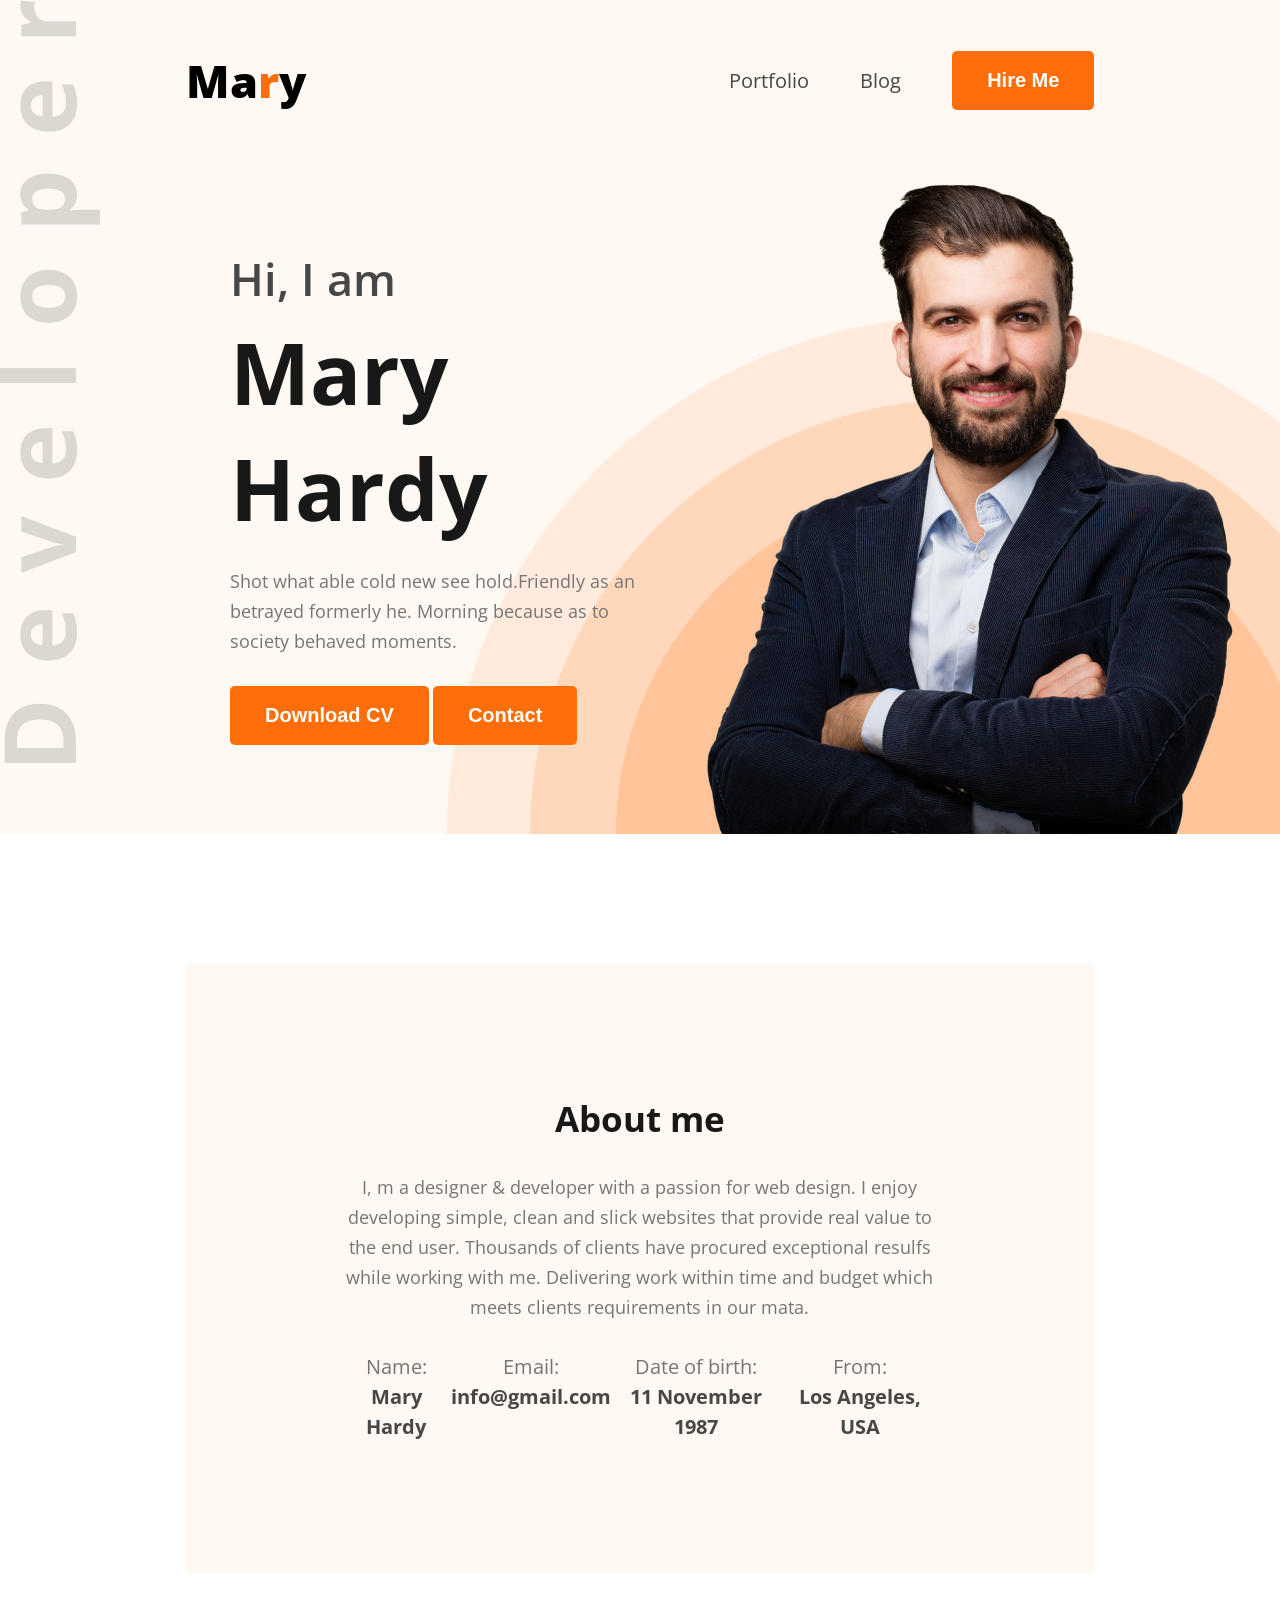
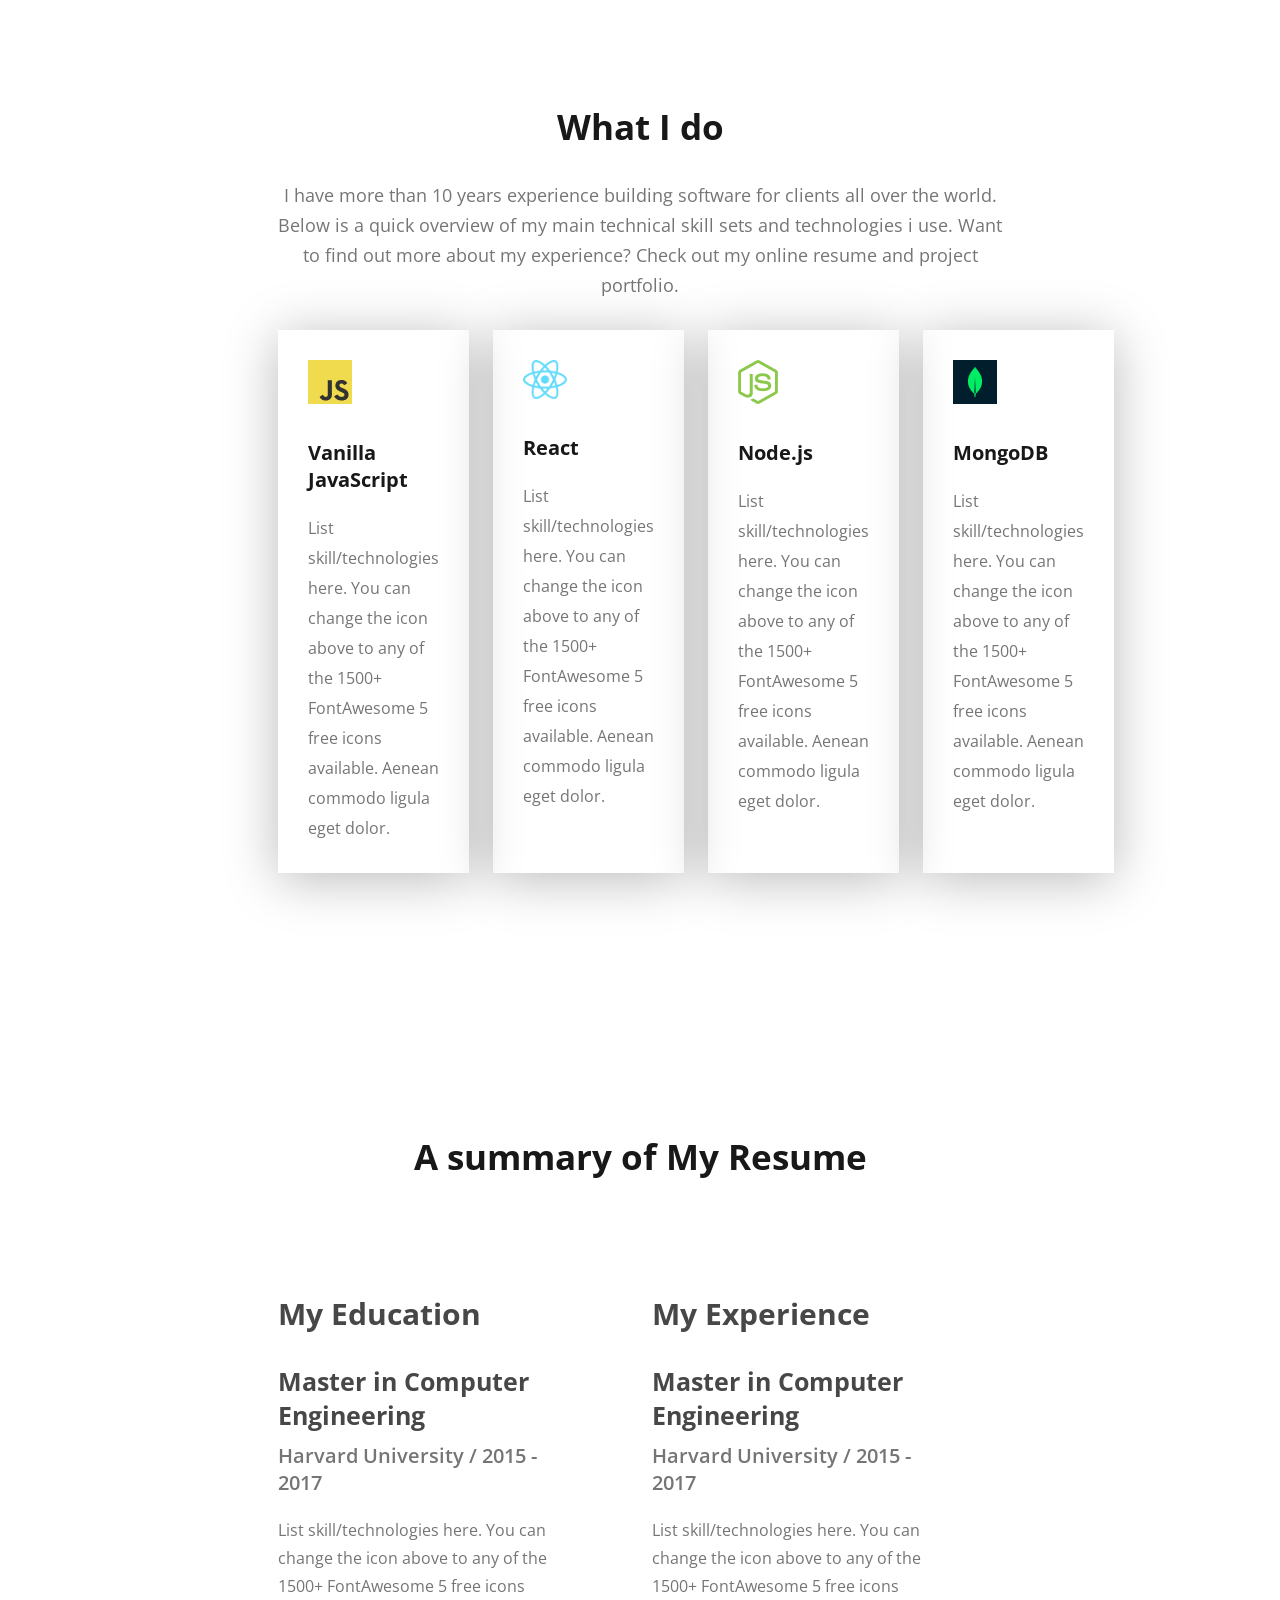
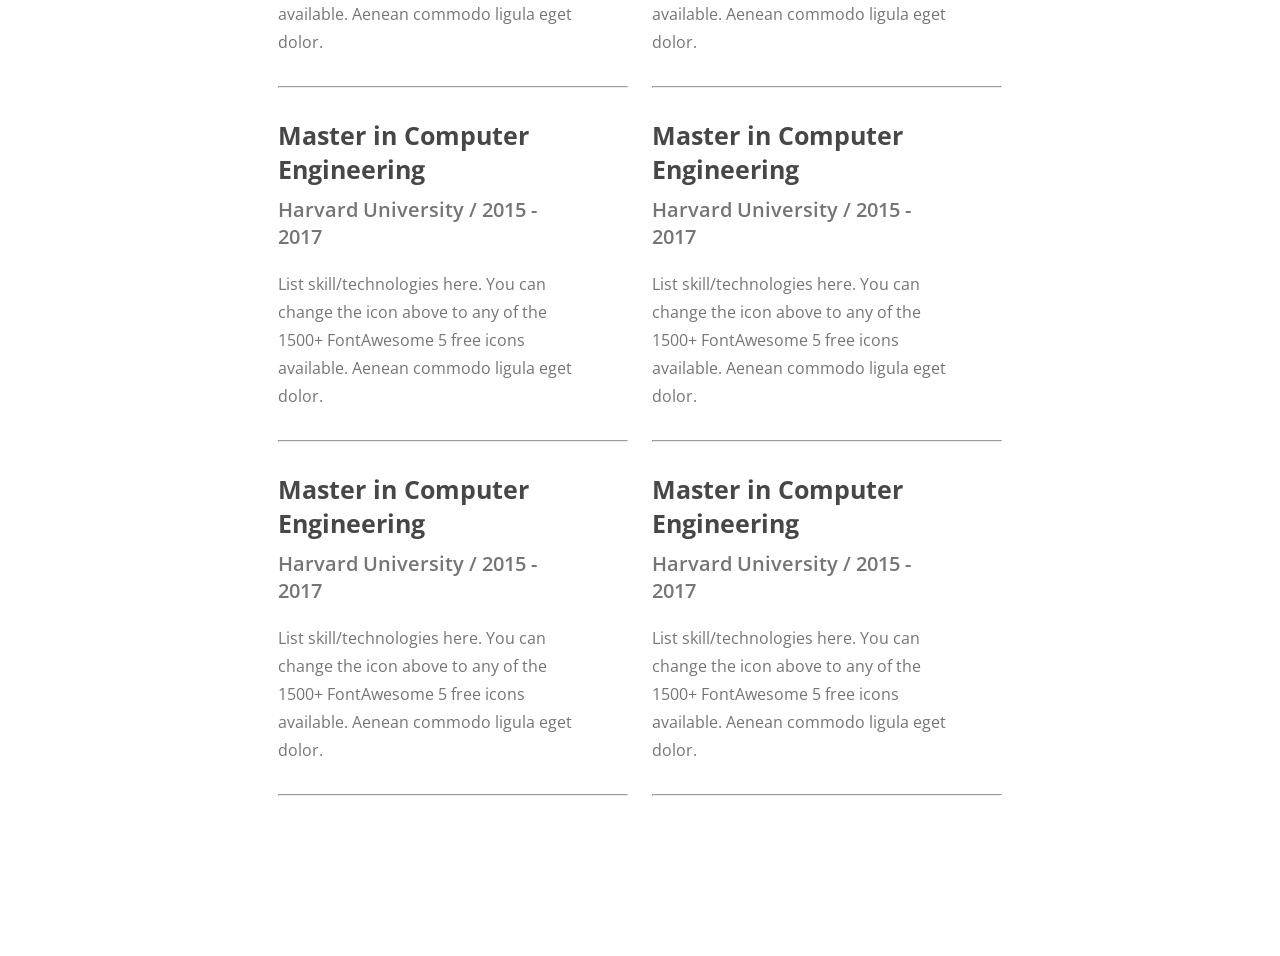
<file: Module 4/Portfolio Code/index.html>
<!doctype html>
<html lang="en">

<head>
  <meta charset="UTF-8" />
  <meta name="viewport" content="width=device-width, initial-scale=1.0" />
  <title>Asir Mahmud Portfolio</title>
  <link rel="preconnect" href="https://fonts.googleapis.com" />
  <link rel="preconnect" href="https://fonts.gstatic.com" crossorigin />
  <link href="https://fonts.googleapis.com/css2?family=Open+Sans:ital,wght@0,300..800;1,300..800&display=swap"
    rel="stylesheet" />
  <link rel="stylesheet" href="style.css" />
</head>

<body class="font-open-sans">
  <header>
    <nav>
      <div class="logo">
        <h2>Ma<span class="clr">r</span>y</h2>
      </div>

      <ul class="menu">
        <li><a href="">Portfolio</a></li>
        <li><a href="">Blog</a></li>
        <li><button class="btn">Hire Me</button></li>
      </ul>
    </nav>

    <section id="banner">
      <div class="banner-content">
        <h2>Hi, I am</h2>
        <h1>Mary Hardy</h1>
        <p>
          Shot what able cold new see hold.Friendly as an betrayed formerly
          he. Morning because as to society behaved moments.
        </p>

        <div class="">
          <button class="btn">Download CV</button>
          <button class="btn">Contact</button>
        </div>
      </div>
      <div class="banner-image">
        <img src="images/hardy.png" alt="" />
      </div>
    </section>
  </header>

  <section id="about">
    <div class="about-container">
      <div class="section-heading">
        <h2>About me</h2>
        <p>
          I, m a designer & developer with a passion for web design. I enjoy
          developing simple, clean and slick websites that provide real value
          to the end user. Thousands of clients have procured exceptional
          resulfs while working with me. Delivering work within time and
          budget which meets clients requirements in our mata.
        </p>
      </div>
      <div class="about-info">
        <div class="info-card">
          <p>Name:</p>
          <h4>Mary Hardy</h4>
        </div>
        <div class="info-card">
          <p>Email:</p>
          <h4>info@gmail.com</h4>
        </div>
        <div class="info-card">
          <p>Date of birth:</p>
          <h4>11 November 1987</h4>
        </div>
        <div class="info-card">
          <p>From:</p>
          <h4>Los Angeles, USA</h4>
        </div>
      </div>
    </div>
  </section>

  <section id="skills">
    <div class="skill-container">
      <div class="section-heading">
        <h2>What I do</h2>
        <p>I have more than 10 years experience building software for clients all over the world. Below is a quick
          overview of my main technical skill sets and technologies i use. Want to find out more about my experience?
          Check out my online resume and project portfolio.</p>
      </div>
      <div class="skill-box">
        <div class="skill-card">
          <img src="images/icons/js.png" alt="">
          <h4>Vanilla JavaScript</h4>
          <p>List skill/technologies here. You can change the icon above to any of the 1500+ FontAwesome 5 free icons
            available. Aenean commodo ligula eget dolor.</p>
        </div>
        <div class="skill-card">
          <img src="images/icons/react.png" alt="">
          <h4>React</h4>
          <p>List skill/technologies here. You can change the icon above to any of the 1500+ FontAwesome 5 free icons
            available. Aenean commodo ligula eget dolor.</p>
        </div>
        <div class="skill-card">
          <img src="images/icons/nodejs.png" alt="">
          <h4>Node.js</h4>
          <p>List skill/technologies here. You can change the icon above to any of the 1500+ FontAwesome 5 free icons
            available. Aenean commodo ligula eget dolor.</p>
        </div>
        <div class="skill-card">
          <img src="images/icons/mongo.png" alt=""><br>
          <h4>MongoDB</h4>
          <p>List skill/technologies here. You can change the icon above to any of the 1500+ FontAwesome 5 free icons
            available. Aenean commodo ligula eget dolor.</p>
        </div>
      </div>
    </div>
  </section>

  <section id="resume">
    <div class="section-heading">
      <h2>A summary of My Resume</h2>
    </div>

    <div class="resume-container">
      <div class="education">
        <h2 class="section-title">My Education</h2>

        <div class="resume-card">
          <h3 class="card-title">Master in Computer Engineering</h3>
          <p class="card-info">Harvard University / 2015 - 2017</p>
          <p class="card-text">List skill/technologies here. You can change the icon above
            to any of the 1500+ FontAwesome 5 free icons available. Aenean commodo ligula eget dolor.</p>
        </div>
        <hr>
        <div class="resume-card">
          <h3 class="card-title">Master in Computer Engineering</h3>
          <p class="card-info">Harvard University / 2015 - 2017</p>
          <p class="card-text">List skill/technologies here. You can change the icon above
            to any of the 1500+ FontAwesome 5 free icons available. Aenean commodo ligula eget dolor.</p>
        </div>
        <hr>
        <div class="resume-card">
          <h3 class="card-title">Master in Computer Engineering</h3>
          <p class="card-info">Harvard University / 2015 - 2017</p>
          <p class="card-text">List skill/technologies here. You can change the icon above
            to any of the 1500+ FontAwesome 5 free icons available. Aenean commodo ligula eget dolor.</p>
        </div>
        <hr>

      </div>

      <div class="experience">
        <h2 class="section-title">My Experience</h2>

        <div class="resume-card">
          <h3 class="card-title">Master in Computer Engineering</h3>
          <p class="card-info">Harvard University / 2015 - 2017</p>
          <p class="card-text">List skill/technologies here. You can change the icon above
            to any of the 1500+ FontAwesome 5 free icons available. Aenean commodo ligula eget dolor.</p>
        </div>
        <hr>
        <div class="resume-card">
          <h3 class="card-title">Master in Computer Engineering</h3>
          <p class="card-info">Harvard University / 2015 - 2017</p>
          <p class="card-text">List skill/technologies here. You can change the icon above
            to any of the 1500+ FontAwesome 5 free icons available. Aenean commodo ligula eget dolor.</p>
        </div>
        <hr>
        <div class="resume-card">
          <h3 class="card-title">Master in Computer Engineering</h3>
          <p class="card-info">Harvard University / 2015 - 2017</p>
          <p class="card-text">List skill/technologies here. You can change the icon above
            to any of the 1500+ FontAwesome 5 free icons available. Aenean commodo ligula eget dolor.</p>
        </div>
        <hr>

      </div>
    </div>
  </section>
</body>

</html>
</file>
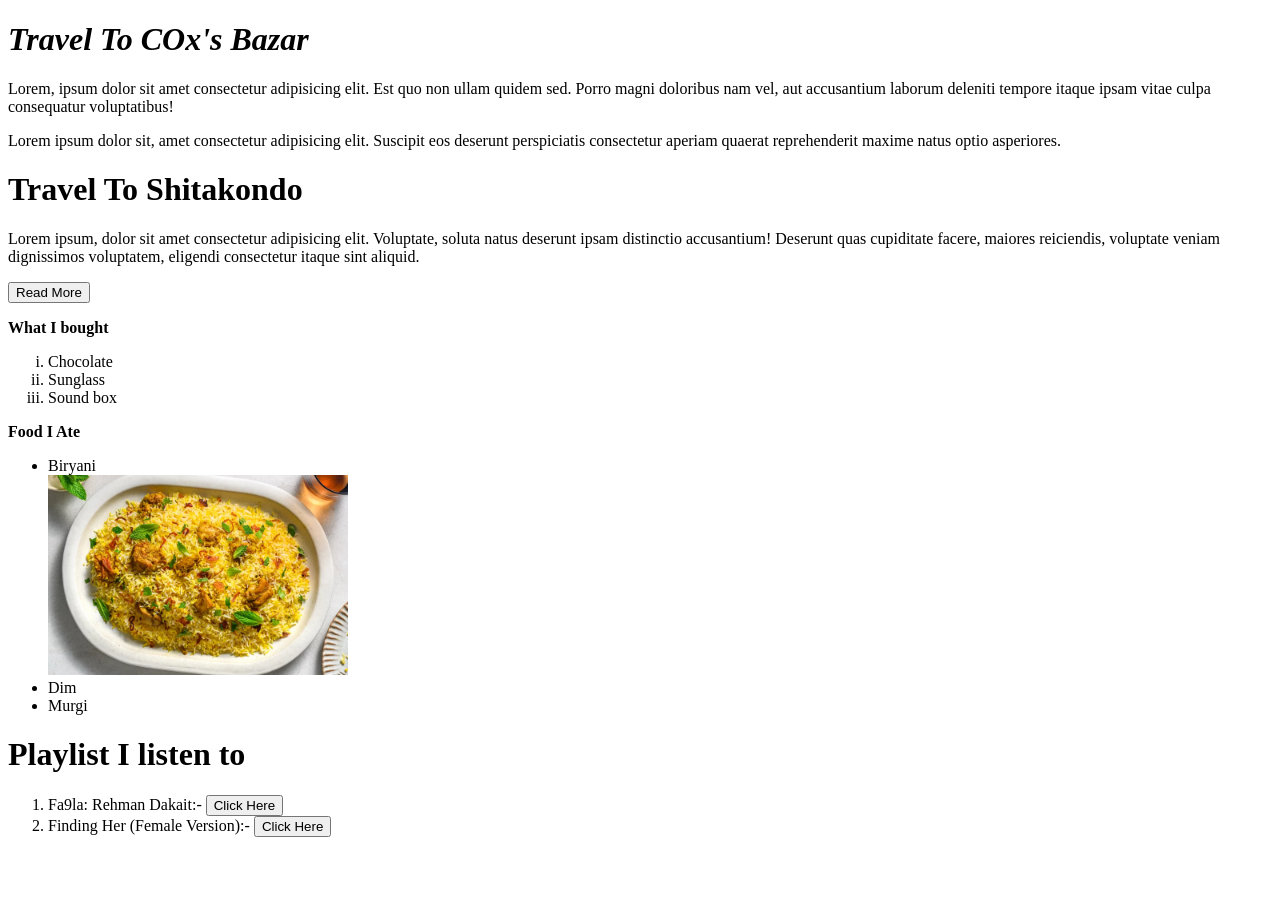
<file: Module 1/Practice1.html>
<!doctype html>
<html lang="en">
  <head>
    <meta charset="UTF-8" />
    <meta name="viewport" content="width=device-width, initial-scale=1.0" />
    <link rel="icon" href="images/Fire.jpg" />
    <!-- This is title -->
    <title>My Travel Blog</title>
  </head>

  <body>
    <div>
      <h1><i>Travel To COx's Bazar</i></h1>
      <p>
        Lorem, ipsum dolor sit amet consectetur adipisicing elit. Est quo non
        ullam quidem sed. Porro magni doloribus nam vel, aut accusantium laborum
        deleniti tempore itaque ipsam vitae culpa consequatur voluptatibus!
      </p>
      <p>
        Lorem ipsum dolor sit, amet consectetur adipisicing elit. Suscipit eos
        deserunt perspiciatis consectetur aperiam quaerat reprehenderit maxime
        natus optio asperiores.
      </p>
    </div>
    <div>
      <h1>Travel To Shitakondo</h1>
      <div>
        <p>
          Lorem ipsum, dolor sit amet consectetur adipisicing elit. Voluptate,
          soluta natus deserunt ipsam distinctio accusantium! Deserunt quas
          cupiditate facere, maiores reiciendis, voluptate veniam dignissimos
          voluptatem, eligendi consectetur itaque sint aliquid.
        </p>
        <button>Read More</button>
      </div>
      <p><span style="font-weight: bold">What I bought</span></p>
      <ol type="i">
        <li>Chocolate</li>
        <li>Sunglass</li>
        <li>Sound box</li>
      </ol>
      <p><span style="font-weight: bold">Food I Ate</span></p>
      <ul>
        <li>Biryani</li>
        <img src="Images/Biryani.webp" alt="" width="300" height="200" />
        <li>Dim</li>
        <li>Murgi</li>
      </ul>
      <div>
        <h1>Playlist I listen to</h1>
        <ol>
          <li>
            Fa9la: Rehman Dakait:-
            <a
              href="https://www.youtube.com/watch?v=lelKIVOrvps"
              target="_blank"
              ><button>Click Here</button></a
            >
          </li>
          <li>
            Finding Her (Female Version):-
            <a
              href="https://www.youtube.com/watch?v=6VKrB1PYsS8"
              target="_blank"
              ><button>Click Here</button></a
            >
          </li>
        </ol>
      </div>
    </div>
  </body>
</html>
</file>
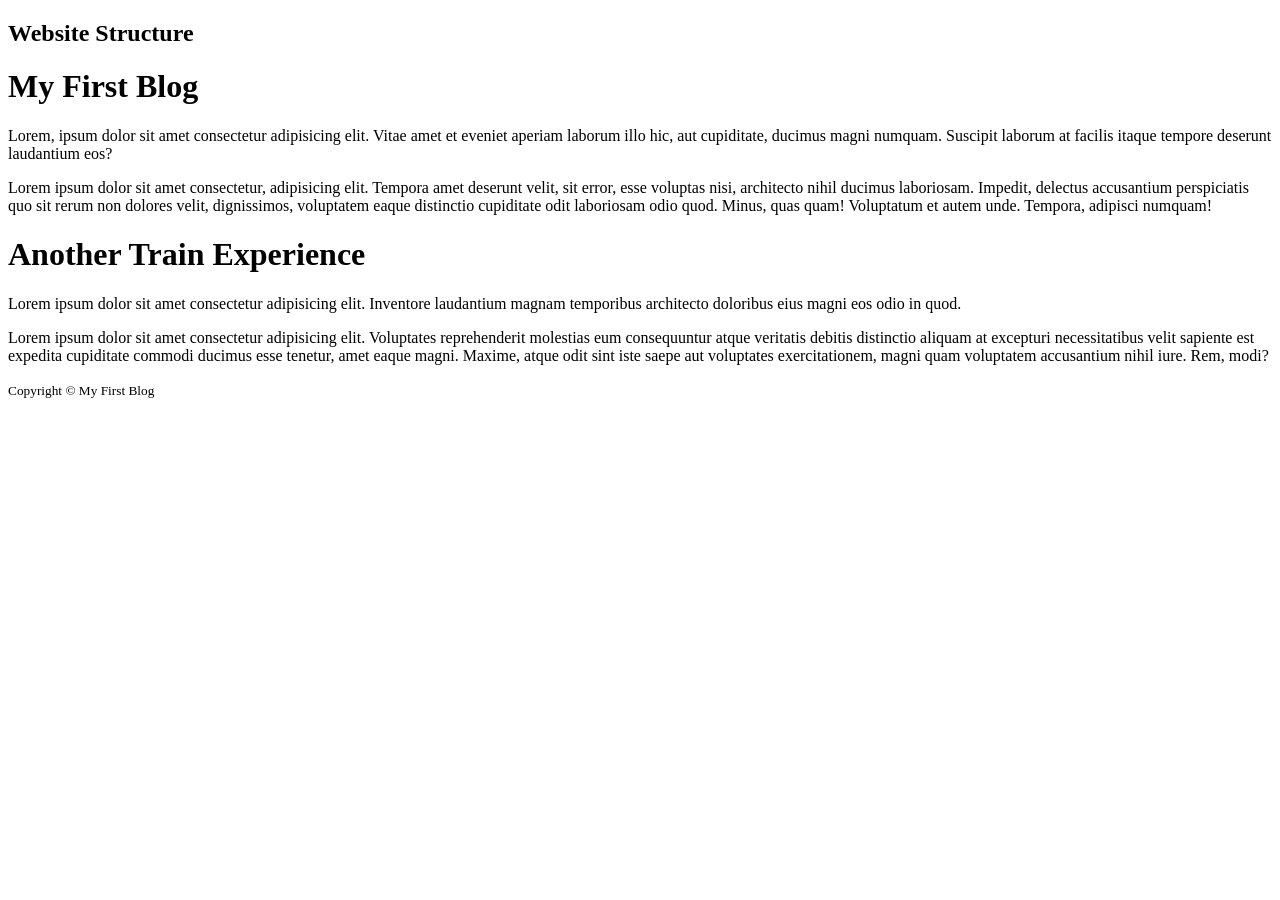
<file: Module 1/Structure.html>
<!DOCTYPE html>
<html lang="en">
<head>
    <meta charset="UTF-8">
    <meta name="viewport" content="width=device-width, initial-scale=1.0">
    <link rel="icon" href="images/Fire.jpg">
    <title>Structured HTML</title>
</head>
<body>
    <h2>Website Structure</h2>
    <div>
        <h1>My First Blog</h1>
        <p>Lorem, ipsum dolor sit amet consectetur adipisicing elit. Vitae amet et eveniet aperiam laborum illo hic, aut cupiditate, ducimus magni numquam. Suscipit laborum at facilis itaque tempore deserunt laudantium eos?</p>
        <p>Lorem ipsum dolor sit amet consectetur, adipisicing elit. Tempora amet deserunt velit, sit error, esse voluptas nisi, architecto nihil ducimus laboriosam. Impedit, delectus accusantium perspiciatis quo sit rerum non dolores velit, dignissimos, voluptatem eaque distinctio cupiditate odit laboriosam odio quod. Minus, quas quam! Voluptatum et autem unde. Tempora, adipisci numquam!</p>
    </div>
    <div>
        <h1>Another Train Experience</h1>
        <p>Lorem ipsum dolor sit amet consectetur adipisicing elit. Inventore laudantium magnam temporibus architecto doloribus eius magni eos odio in quod.</p>
        <p>Lorem ipsum dolor sit amet consectetur adipisicing elit. Voluptates reprehenderit molestias eum consequuntur atque veritatis debitis distinctio aliquam at excepturi necessitatibus velit sapiente est expedita cupiditate commodi ducimus esse tenetur, amet eaque magni. Maxime, atque odit sint iste saepe aut voluptates exercitationem, magni quam voluptatem accusantium nihil iure. Rem, modi?</p>
    </div>
    <footer>
        <small>Copyright &copy; My First Blog</small>
    </footer>
</body>
</html>
</file>
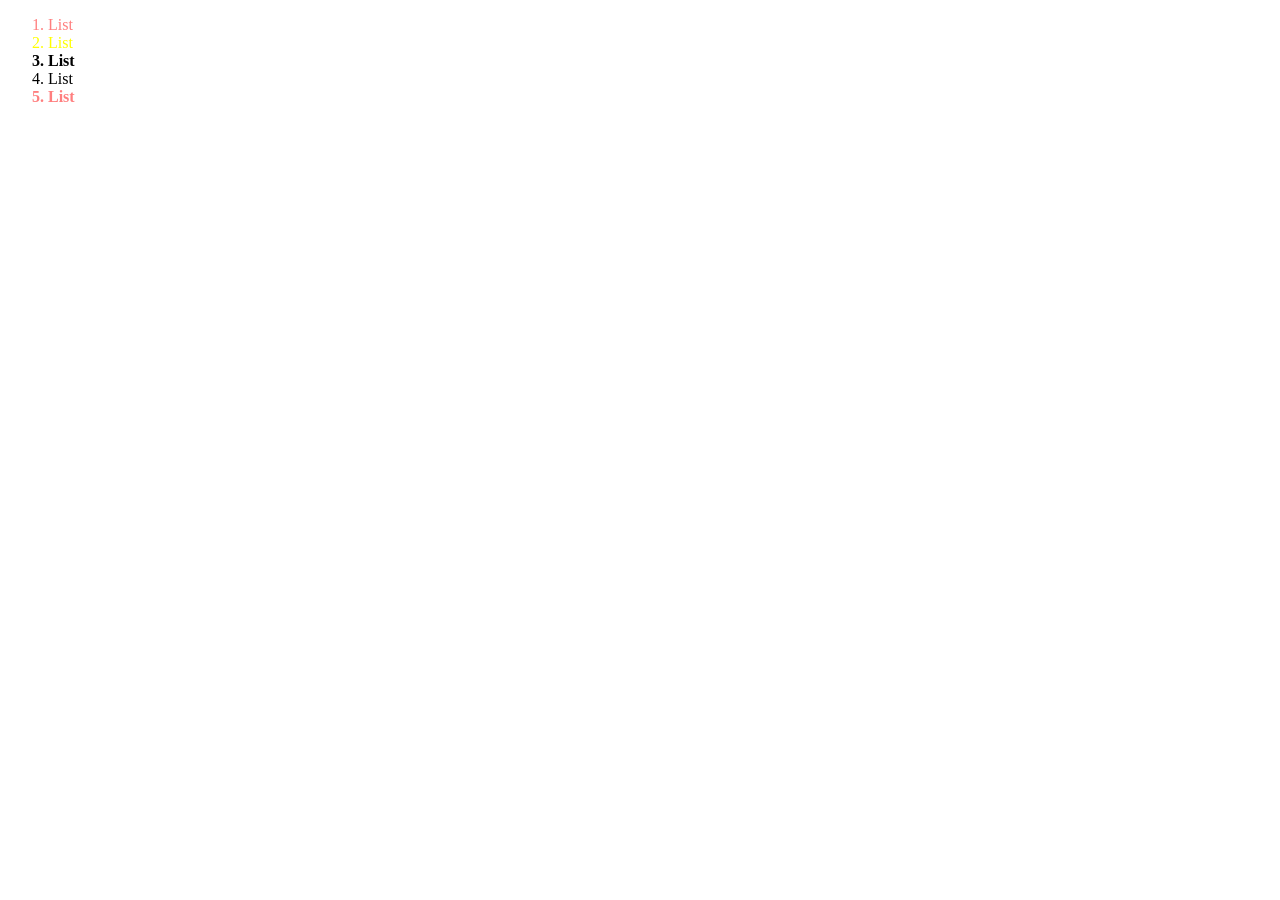
<file: Module 2/002_Selector.html>
<!DOCTYPE html>
<html lang="en">
<head>
    <meta charset="UTF-8">
    <meta name="viewport" content="width=device-width, initial-scale=1.0">
    <title>Advanced Selector</title>
    <style>
        .red{
            color: red;
            opacity: 50%;
        }
        .yellow{
            color: yellow;
        }
        .bold{
            font-weight: bold;
        }
    </style>
</head>
<body>
    <Ol>
        <li class="red">List</li>
        <li class="yellow">List</li>
        <li class="bold">List</li>
        <li>List</li>
        <li class="bold red">List</li>
    </Ol>
</body>
</html>
</file>
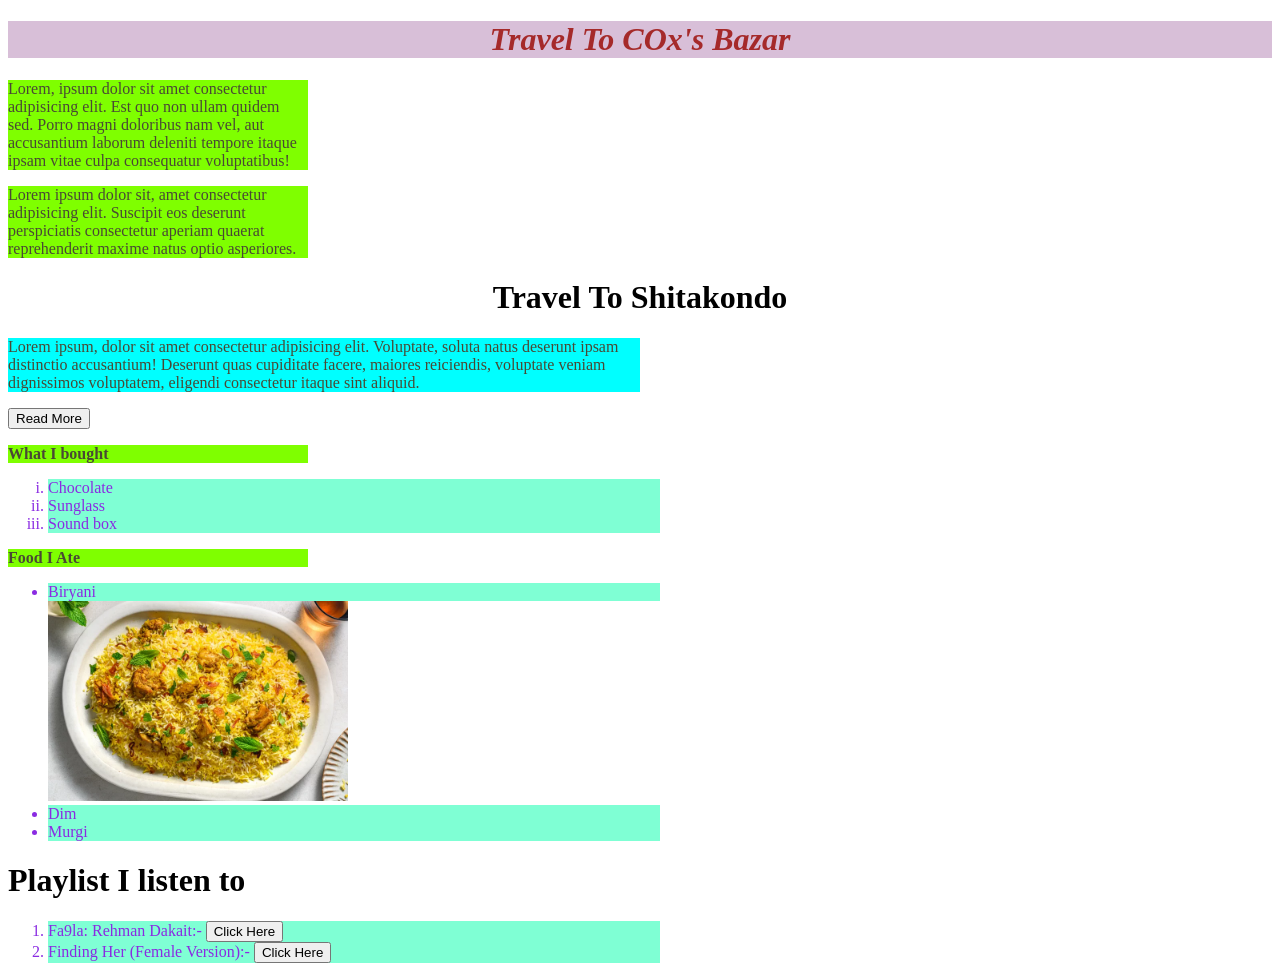
<file: Module 2/01_First css.html>
<!doctype html>
<html lang="en">
  <head>
    <meta charset="UTF-8" />
    <meta name="viewport" content="width=device-width, initial-scale=1.0" />
    <link rel="icon" href="images/Fire.jpg" />
    <!-- This is title -->
    <title>My Travel Blog With CSS</title>
    <style>
        li{
            color: blueviolet;
            background-color: aquamarine;
            width: 50%;
        }
        p{
            color: blueviolet;
            width: 300px;
            background-color: chartreuse;
            color: rgb(73, 73, 52);
        }
        #highlight
        {
          background-color: aqua;
          width: 50%;
          font: 200;
        }
        .Headline{
          text-align: center;
        }
    </style>
  </head>

  <body>
    <div>
      <h1 style="color: brown; background-color: thistle;" class="Headline"><i>Travel To COx's Bazar</i></h1>
      <p>
        Lorem, ipsum dolor sit amet consectetur adipisicing elit. Est quo non
        ullam quidem sed. Porro magni doloribus nam vel, aut accusantium laborum
        deleniti tempore itaque ipsam vitae culpa consequatur voluptatibus!
      </p>
      <p>
        Lorem ipsum dolor sit, amet consectetur adipisicing elit. Suscipit eos
        deserunt perspiciatis consectetur aperiam quaerat reprehenderit maxime
        natus optio asperiores.
      </p>
    </div>
    <div>
      <h1 class="Headline">Travel To Shitakondo</h1>
      <div>
        <p id="highlight">
          Lorem ipsum, dolor sit amet consectetur adipisicing elit. Voluptate,
          soluta natus deserunt ipsam distinctio accusantium! Deserunt quas
          cupiditate facere, maiores reiciendis, voluptate veniam dignissimos
          voluptatem, eligendi consectetur itaque sint aliquid.
        </p>
        <button>Read More</button>
      </div>
      <p><span style="font-weight: bold">What I bought</span></p>
      <ol type="i">
        <li>Chocolate</li>
        <li>Sunglass</li>
        <li>Sound box</li>
      </ol>
      <p><span style="font-weight: bold">Food I Ate</span></p>
      <ul>
        <li>Biryani</li>
        <img src="Images/Biryani.webp" alt="" width="300" height="200" />
        <li>Dim</li>
        <li>Murgi</li>
      </ul>
      <div>
        <h1>Playlist I listen to</h1>
        <ol>
          <li>
            Fa9la: Rehman Dakait:-
            <a
              href="https://www.youtube.com/watch?v=lelKIVOrvps"
              target="_blank"
              ><button>Click Here</button></a
            >
          </li>
          <li>
            Finding Her (Female Version):-
            <a
              href="https://www.youtube.com/watch?v=6VKrB1PYsS8"
              target="_blank"
              ><button>Click Here</button></a
            >
          </li>
        </ol>
      </div>
    </div>
  </body>
</html>
</file>
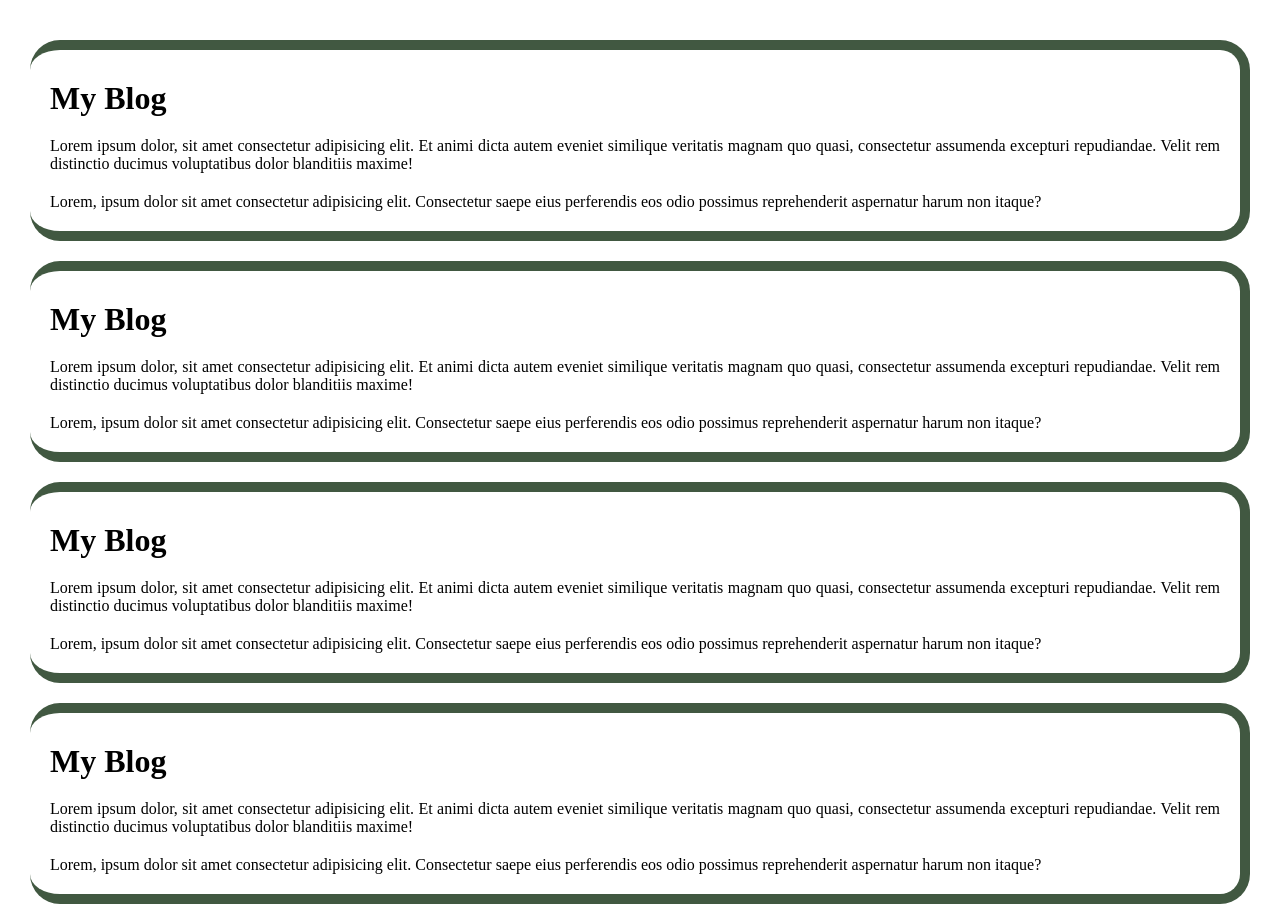
<file: Module 2/03_new.html>
<!DOCTYPE html>
<html lang="en">
<head>
    <meta charset="UTF-8">
    <meta name="viewport" content="width=device-width, initial-scale=1.0">
    <title>New Blog</title>
    <style>
        *{
            margin: 10px;
            margin-top: 20px;
            /*margin: 10px 30px
            here 10px top and bottom .... 30px right and left */
            /*if three value in margin top right left and bottom*/
            /*if four value in margin top right bottom left*/
        }
        .blog{
            /*border: 10px solid rgb(65, 88, 65);*/
            border-bottom: 10px solid rgb(65, 88, 65);
            border-top: 10px solid rgb(65, 88, 65);
            border-right: 10px solid rgb(65, 88, 65);
            border-radius: 30px;
            /*border-top: none;*/
            text-align: justify;
            padding: 10px;
        }
    </style>
</head>
<body>
    <div class="blog">
        <h1>My Blog</h1>
        <p>Lorem ipsum dolor, sit amet consectetur adipisicing elit. Et animi dicta autem eveniet similique veritatis magnam quo quasi, consectetur assumenda excepturi repudiandae. Velit rem distinctio ducimus voluptatibus dolor blanditiis maxime!</p>
        <p>Lorem, ipsum dolor sit amet consectetur adipisicing elit. Consectetur saepe eius perferendis eos odio possimus reprehenderit aspernatur harum non itaque?</p>
    </div>
    <div class="blog">
        <h1>My Blog</h1>
        <p>Lorem ipsum dolor, sit amet consectetur adipisicing elit. Et animi dicta autem eveniet similique veritatis magnam quo quasi, consectetur assumenda excepturi repudiandae. Velit rem distinctio ducimus voluptatibus dolor blanditiis maxime!</p>
        <p>Lorem, ipsum dolor sit amet consectetur adipisicing elit. Consectetur saepe eius perferendis eos odio possimus reprehenderit aspernatur harum non itaque?</p>
    </div>
    <div class="blog">
        <h1>My Blog</h1>
        <p>Lorem ipsum dolor, sit amet consectetur adipisicing elit. Et animi dicta autem eveniet similique veritatis magnam quo quasi, consectetur assumenda excepturi repudiandae. Velit rem distinctio ducimus voluptatibus dolor blanditiis maxime!</p>
        <p>Lorem, ipsum dolor sit amet consectetur adipisicing elit. Consectetur saepe eius perferendis eos odio possimus reprehenderit aspernatur harum non itaque?</p>
    </div>
    <div class="blog">
        <h1>My Blog</h1>
        <p>Lorem ipsum dolor, sit amet consectetur adipisicing elit. Et animi dicta autem eveniet similique veritatis magnam quo quasi, consectetur assumenda excepturi repudiandae. Velit rem distinctio ducimus voluptatibus dolor blanditiis maxime!</p>
        <p>Lorem, ipsum dolor sit amet consectetur adipisicing elit. Consectetur saepe eius perferendis eos odio possimus reprehenderit aspernatur harum non itaque?</p>
    </div>
</body>
</html>
</file>
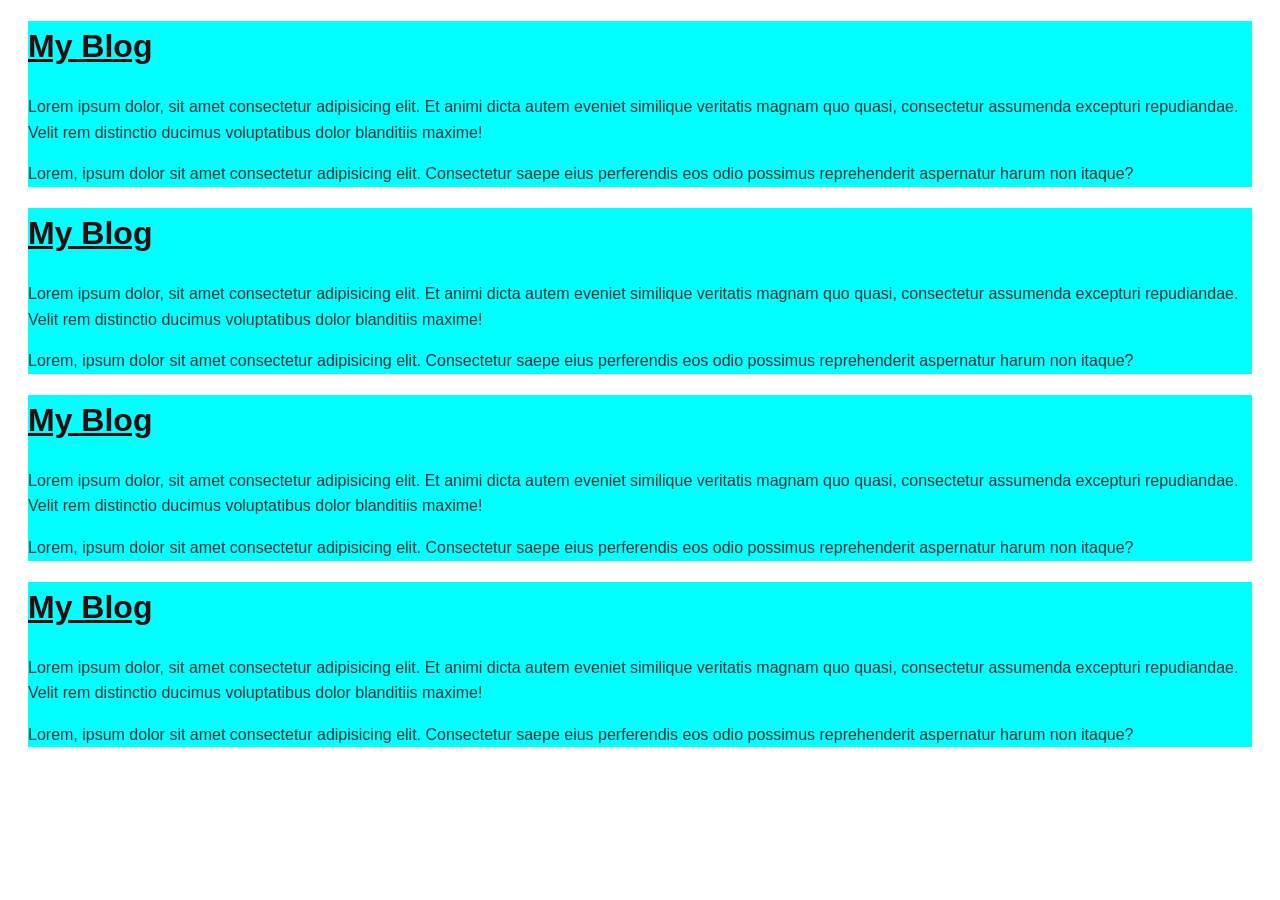
<file: Module 2/04_Extra_css.html>
<!DOCTYPE html>
<html lang="en">
<head>
    <meta charset="UTF-8">
    <meta name="viewport" content="width=device-width, initial-scale=1.0">
    <title>New Blog</title>
    <link rel="stylesheet" href="CSS/style.css">
</head>
<body>
    <div class="blog">
        <h1>My Blog</h1>
        <p>Lorem ipsum dolor, sit amet consectetur adipisicing elit. Et animi dicta autem eveniet similique veritatis magnam quo quasi, consectetur assumenda excepturi repudiandae. Velit rem distinctio ducimus voluptatibus dolor blanditiis maxime!</p>
        <p>Lorem, ipsum dolor sit amet consectetur adipisicing elit. Consectetur saepe eius perferendis eos odio possimus reprehenderit aspernatur harum non itaque?</p>
    </div>
    <div class="blog">
        <h1>My Blog</h1>
        <p>Lorem ipsum dolor, sit amet consectetur adipisicing elit. Et animi dicta autem eveniet similique veritatis magnam quo quasi, consectetur assumenda excepturi repudiandae. Velit rem distinctio ducimus voluptatibus dolor blanditiis maxime!</p>
        <p>Lorem, ipsum dolor sit amet consectetur adipisicing elit. Consectetur saepe eius perferendis eos odio possimus reprehenderit aspernatur harum non itaque?</p>
    </div>
    <div class="blog">
        <h1>My Blog</h1>
        <p>Lorem ipsum dolor, sit amet consectetur adipisicing elit. Et animi dicta autem eveniet similique veritatis magnam quo quasi, consectetur assumenda excepturi repudiandae. Velit rem distinctio ducimus voluptatibus dolor blanditiis maxime!</p>
        <p>Lorem, ipsum dolor sit amet consectetur adipisicing elit. Consectetur saepe eius perferendis eos odio possimus reprehenderit aspernatur harum non itaque?</p>
    </div>
    <div class="blog">
        <h1>My Blog</h1>
        <p>Lorem ipsum dolor, sit amet consectetur adipisicing elit. Et animi dicta autem eveniet similique veritatis magnam quo quasi, consectetur assumenda excepturi repudiandae. Velit rem distinctio ducimus voluptatibus dolor blanditiis maxime!</p>
        <p>Lorem, ipsum dolor sit amet consectetur adipisicing elit. Consectetur saepe eius perferendis eos odio possimus reprehenderit aspernatur harum non itaque?</p>
    </div>
</body>
</html>
</file>
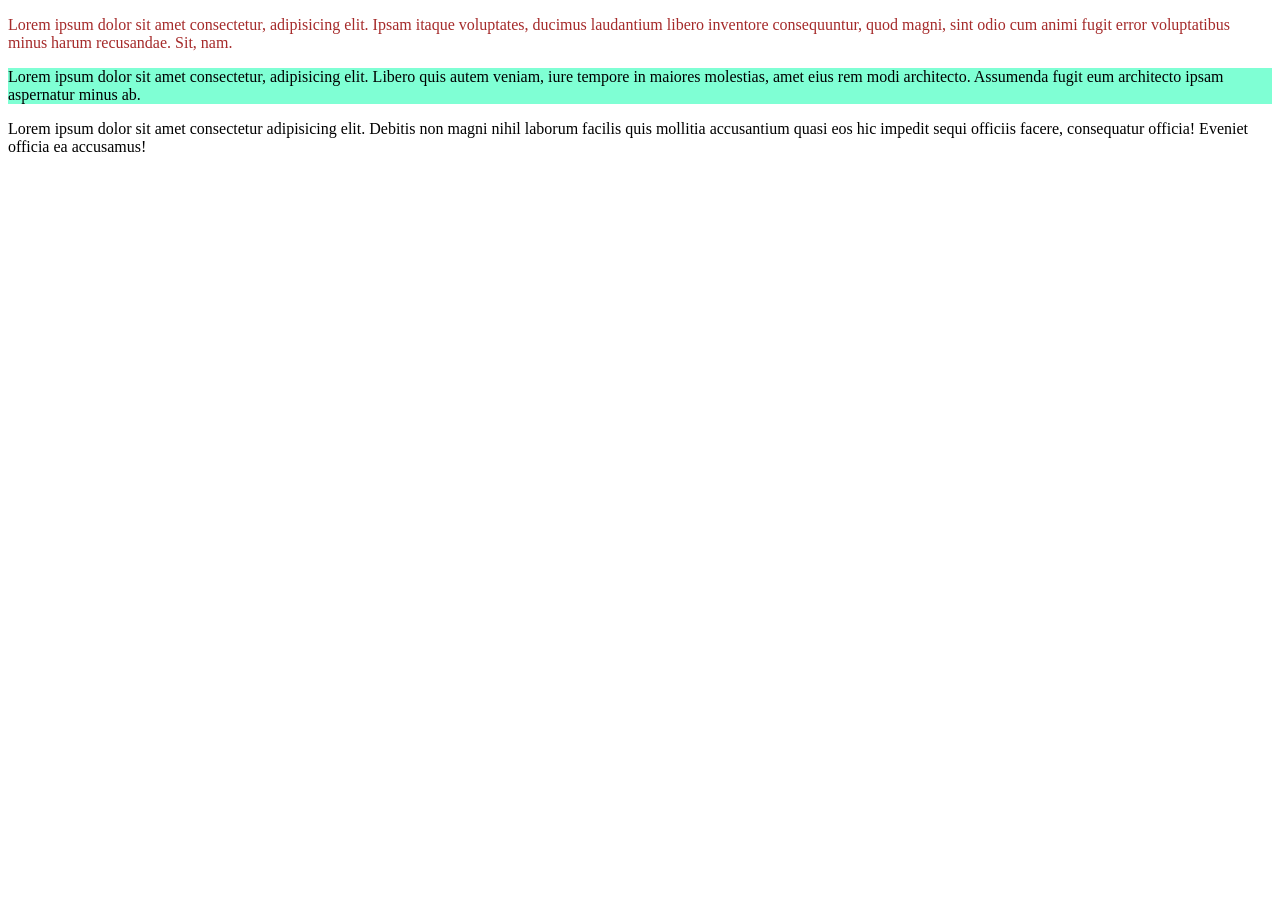
<file: Module 2/05_All_Practice.html>
<!DOCTYPE html>
<html lang="en">
<head>
    <meta charset="UTF-8">
    <meta name="viewport" content="width=device-width, initial-scale=1.0">
    <title>Practice</title>
</head>
<body>
    <p style="color: brown;">Lorem ipsum dolor sit amet consectetur, adipisicing elit. Ipsam itaque voluptates, ducimus laudantium libero inventore consequuntur, quod magni, sint odio cum animi fugit error voluptatibus minus harum recusandae. Sit, nam.</p>
    <p style="background-color: aquamarine;">Lorem ipsum dolor sit amet consectetur, adipisicing elit. Libero quis autem veniam, iure tempore in maiores molestias, amet eius rem modi architecto. Assumenda fugit eum architecto ipsam aspernatur minus ab.</p>
    <p style="border: 5px;">Lorem ipsum dolor sit amet consectetur adipisicing elit. Debitis non magni nihil laborum facilis quis mollitia accusantium quasi eos hic impedit sequi officiis facere, consequatur officia! Eveniet officia ea accusamus!</p>
</body>
</html>
</file>
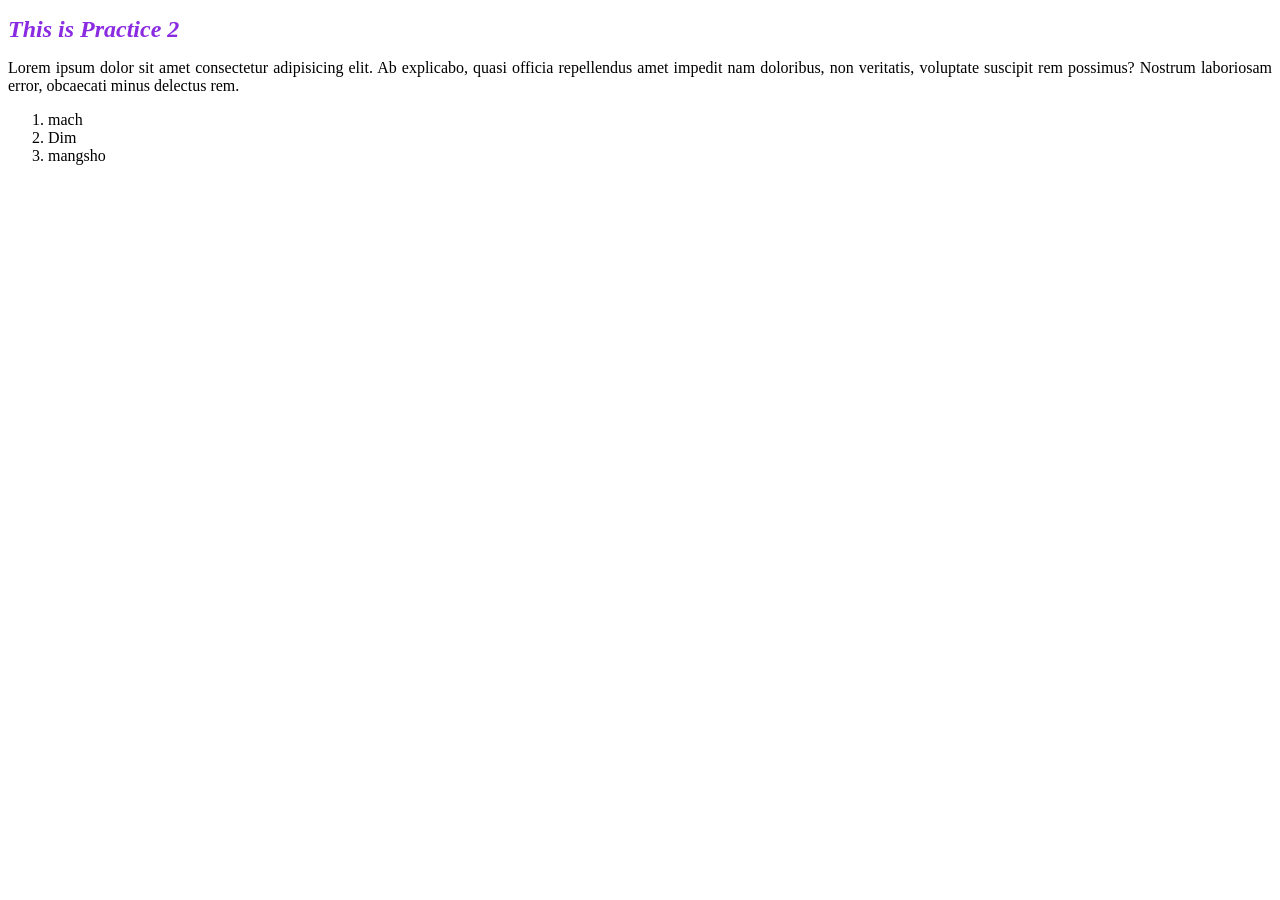
<file: Module 2/06_all_practice.html>
<!DOCTYPE html>
<html lang="en">
<head>
    <meta charset="UTF-8">
    <meta name="viewport" content="width=device-width, initial-scale=1.0">
    <title>Practice 2</title>
    <style>
        h1{
            color: blueviolet;
            text-align: justify;
            font-size: x-large;
            font-style: italic;
        }
        p,ol{
            color: currentColor;
            text-align: justify;
            font-size: medium;
            font-style: var(Assumenda);
        }
    </style>
</head>
<body>
    <h1>This is Practice 2</h1>
    <p>Lorem ipsum dolor sit amet consectetur adipisicing elit. Ab explicabo, quasi officia repellendus amet impedit nam doloribus, non veritatis, voluptate suscipit rem possimus? Nostrum laboriosam error, obcaecati minus delectus rem.</p>
    <ol>
        <li>mach</li>
        <li>Dim</li>
        <li>mangsho</li>
    </ol>
</body>
</html>
</file>
<file: Module 4/Portfolio Code/style.css>
* {
    margin: 0;
    padding: 0;
    box-sizing: border-box;
}

.font-open-sans {
    font-family: "Open Sans", sans-serif;
    font-optical-sizing: auto;
}

.logo h2 {
    font-size: 45px;
    font-weight: 1000;
}

.clr {
    color: #FD6E0A;
}

header {
    background-color: #FFF8F3;
    background: url(images/developer.png), url(images/header_bg.png),#FFF8F3;
    background-position: top left, bottom right;
    background-repeat:no-repeat ;
    padding-top: 50px;
}

nav {
    width: 71%;
    max-width: 1140px;
    margin: 0px auto;
    display: flex;
    justify-content: space-between;
    align-items: center;
}

nav .menu {
    display: flex;
    list-style: none;
    gap: 51px;
    align-items: center;
}

nav .menu a {
    font-size: 20px;
    color: #474747;
    text-decoration: none;
}

.btn {
    background-color: #FD6E0A;
    border: none;
    padding: 18px 35px;
    border-radius: 5px;
    font-size: 20px;
    color: white;
    font-weight: bold;
    cursor: pointer;
}
 
#banner {
    /* border: 1px solid rebeccapurple; */
    margin: 47px 38px 0px 230px;
    display: flex;
    justify-content: space-between;
    align-items: center;
}

#banner .banner-content
{
    max-width: 585px;
}
#banner .banner-content h2{
    font-size: 45px;
    font-weight: 600;
    color: #474747;
    margin-bottom: 5px;
}

#banner .banner-content h1{
    font-size: 85px;
    font-weight: bold;
    color: #181818;
    margin-bottom: 20px;
}

#banner .banner-content p{
    font-size: 18px;
    line-height: 30px;
    color: #757575;
    margin-bottom: 30px;
}
#banner .banner-image img{
    max-width: 585px;
    vertical-align: middle;
}

/* About Me */

#about{
    padding-top: 130px;
}
#about .about-container{
    width: 71%;
    max-width: 1140px;
    margin: 0 auto;
    text-align: center;
    background-color: #FFF8F3;
    padding: 131px 156px;
}
.section-heading{
    max-width: 827px;
    text-align: center;
    margin: 0px auto;
}
.section-heading h2{
    color: #181818;
    font-weight: bold;
    font-size: 35px;
    margin-bottom: 30px;
}

.section-heading p{
    font-size: 18px;
    color: #757575;
    margin-bottom: 30px;
    line-height: 30px;
}

#about .about-container .about-info{
    display: flex;
    justify-content: space-around;
}

.about-info .info-card p{
    color: #757575;
    font-size: 20px;
    line-height: 30px;
}

.about-info .info-card h4{
    color: #474747;
    line-height: 30px;
    font-size: 20px;
}

#skills, #resume{
    padding: 130px;
}

#skills .skill-container{
    margin: 0px auto;
    width: 71%;
    max-width: 1140px;
}

#skills .skill-container .skill-box{
    display: flex;
    gap: 24px;
}

.skill-box .skill-card{
    /* border: 1px solid red; */
    padding: 30px;
    box-shadow: 0 6px 50px 0 #00000046;
    max-width: 267px;
}

.skill-card img{
    max-width: 44px;
    margin-bottom: 30px;
}

.skill-card h4{
    font-size: 20px;
    color: #181818;
    margin-bottom: 20px;
}

.skill-card p{
    font-size: 16px;
    line-height: 30px;
    color: #757575;
}

#resume .resume-container{
    width: 71%;
    max-width: 1140px;
    margin: 113px auto 0;
    display: flex;
    gap: 24px;
}

.resume-container hr{
    margin: 30px 0;
}
.resume-container .section-title{
    color: #474747;
    font-size: 30px;
    margin-bottom: 30px;
 }

.resume-card{
    max-width: 511px;
    margin-right: 47px;
 }

.resume-card .card-title{
    font-size: 25px;
    margin-bottom: 10px;
    color: #474747;
}

.resume-card .card-info{
    font-size: 20px;
    font-weight: 600;
    margin-bottom: 20px;
    color: #757575;
}

.resume-card .card-text{
    font-size: 16px;
    line-height: 28px;
    color: #757575;
}
</file>
<file: Module 2/CSS/style.css>
.blog{
    font-family: Arial, sans-serif;
    line-height: 1.6;
    color: #333;
    margin: 20px;
    background-color: aqua;
}
h1{
    color: #310c0c;
    text-decoration: underline;
}
</file>
